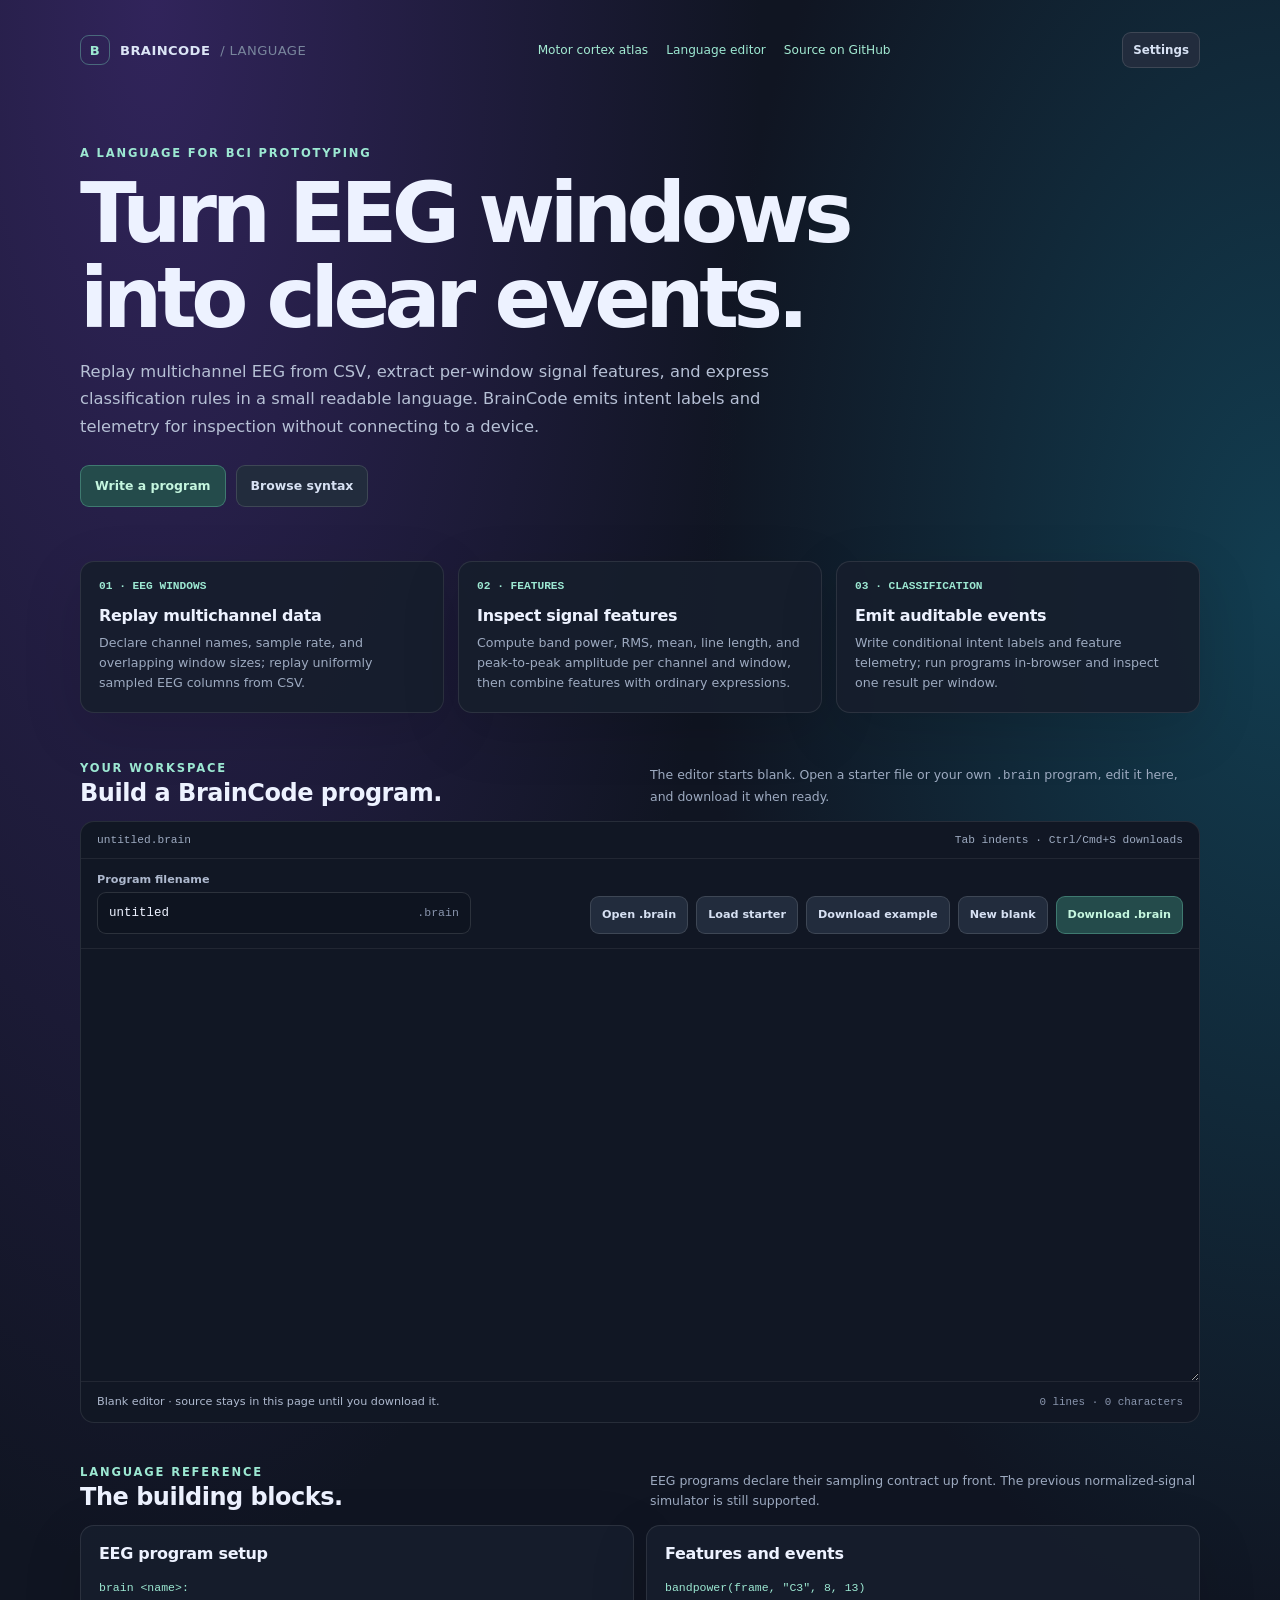
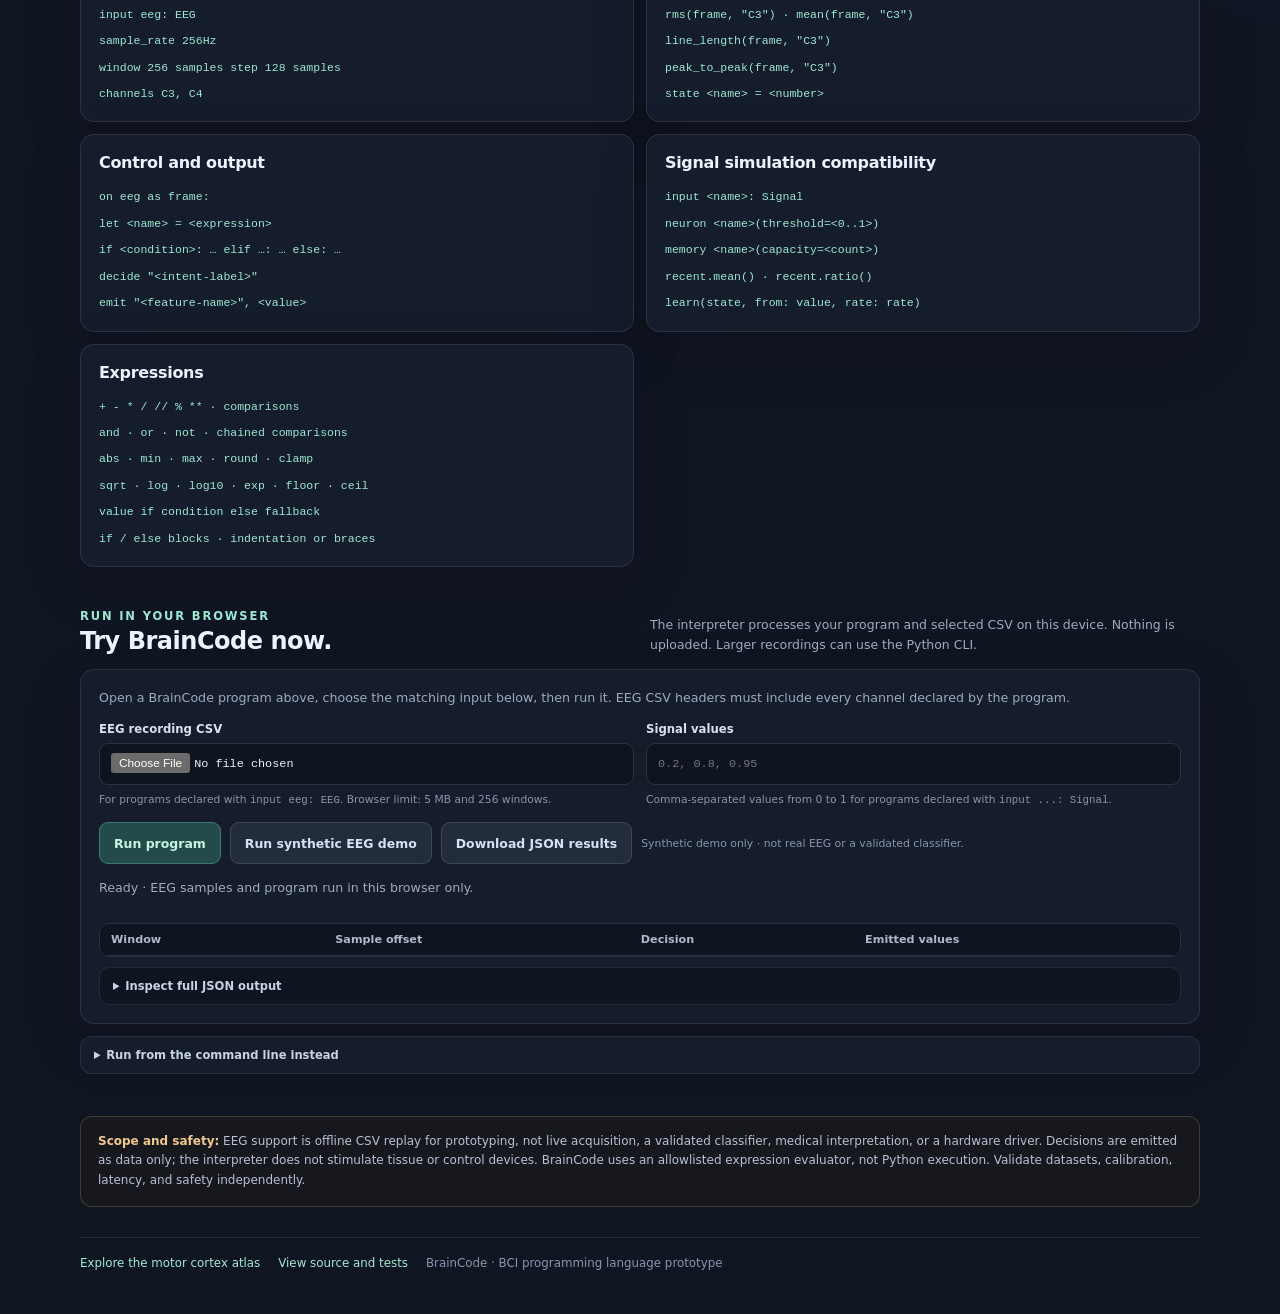
<file: language.html>
<!doctype html>
<html lang="en">
  <head>
    <meta charset="utf-8">
    <meta name="viewport" content="width=device-width, initial-scale=1">
    <meta name="theme-color" content="#101522">
    <meta name="description" content="Explore BrainCode, a language for replaying and prototyping multichannel EEG/BCI signal pipelines.">
    <title>BrainCode Language · BCI Prototyping</title>
    <script>
      try {
        const theme = localStorage.getItem("braincode-theme");
        if (theme === "light" || theme === "dark") document.documentElement.dataset.theme = theme;
      } catch {}
    </script>
    <link rel="stylesheet" href="theme.css">
    <style>
      :root {
        color-scheme: dark;
        font-family: Inter, ui-sans-serif, system-ui, -apple-system, BlinkMacSystemFont, "Segoe UI", sans-serif;
        background: #101522;
        color: #edf2ff;
        font-synthesis: none;
      }

      * { box-sizing: border-box; }
      html { scroll-behavior: smooth; scroll-padding-top: 24px; }
      body {
        min-width: 320px;
        margin: 0;
        background:
          radial-gradient(ellipse at 12% 0%, #31245b 0, transparent 38rem),
          radial-gradient(ellipse at 100% 20%, #123d50 0, transparent 36rem),
          #101522;
      }
      main { width: min(1120px, calc(100% - 40px)); margin: 0 auto; padding: 32px 0 42px; }
      a { color: #a3ead2; text-decoration: none; }
      a:hover { text-decoration: underline; }
      :focus-visible { outline: 2px solid #83e2c2; outline-offset: 3px; }
      .skip-link { position: absolute; z-index: 5; top: 10px; left: 10px; transform: translateY(-160%); border-radius: 8px; padding: 10px 14px; background: #d7fff1; color: #101522; font-size: .8rem; font-weight: 750; }
      .skip-link:focus { transform: translateY(0); }
      .topbar { display: flex; justify-content: space-between; align-items: center; gap: 16px; }
      .brand { display: flex; gap: 10px; align-items: center; color: #dce5f6; font-size: .82rem; font-weight: 750; letter-spacing: .03em; }
      .brand-mark { display: grid; width: 30px; height: 30px; place-items: center; border: 1px solid #79dfbe60; border-radius: 9px; color: #9ce8d2; }
      .nav-links { display: flex; flex-wrap: wrap; gap: 8px 18px; color: #b6c0d5; font-size: .76rem; }
      .nav-links a[aria-current="page"] { color: #9ce8d2; }
      .hero { padding: 78px 0 54px; }
      .eyebrow { color: #9ce8d2; font-size: .72rem; font-weight: 750; letter-spacing: .16em; text-transform: uppercase; }
      h1 { max-width: 800px; margin: 12px 0; font-size: clamp(2.7rem, 7vw, 5.2rem); letter-spacing: -.065em; line-height: 1.02; }
      .intro { max-width: 700px; margin: 16px 0 24px; color: #b6c0d5; font-size: 1.02rem; line-height: 1.7; }
      .hero-actions, .editor-actions { display: flex; flex-wrap: wrap; gap: 10px; }
      .button { display: inline-flex; min-height: 42px; align-items: center; justify-content: center; border: 1px solid #ffffff20; border-radius: 9px; padding: 9px 14px; background: #222c3d; color: #d7e1f3; cursor: pointer; font: 700 .78rem ui-sans-serif, system-ui, sans-serif; text-decoration: none; }
      .button.primary { border-color: #79dfbe50; background: #244b4b; color: #c5f6df; }
      .button:hover { background: #303e53; text-decoration: none; }
      .button.primary:hover { background: #2d5b59; }
      .grid { display: grid; grid-template-columns: repeat(3, minmax(0, 1fr)); gap: 14px; margin: 0 0 48px; }
      .card { min-width: 0; border: 1px solid #ffffff18; border-radius: 14px; padding: 18px; background: #171e2de8; box-shadow: 0 18px 60px #00000020; }
      .card h2, .section-title { margin: 0 0 8px; font-size: 1rem; letter-spacing: -.02em; }
      .card p { margin: 0; color: #9daac0; font-size: .79rem; line-height: 1.6; }
      .feature-number { display: block; margin-bottom: 14px; color: #9ce8d2; font: 700 .7rem ui-monospace, Consolas, monospace; }
      .section { margin: 42px 0; }
      .section-heading { display: flex; justify-content: space-between; align-items: end; gap: 18px; margin-bottom: 14px; }
      .section-heading p { max-width: 550px; margin: 0; color: #9daac0; font-size: .78rem; line-height: 1.6; }
      .section-title { margin: 4px 0 0; font-size: 1.5rem; }
      .code-card { overflow: hidden; border: 1px solid #ffffff18; border-radius: 14px; background: #111724; }
      .code-head { display: flex; justify-content: space-between; gap: 12px; padding: 12px 16px; border-bottom: 1px solid #ffffff12; color: #9daac0; font: .7rem ui-monospace, Consolas, monospace; }
      .editor-toolbar { display: grid; grid-template-columns: minmax(150px, .7fr) minmax(0, 1.3fr); gap: 12px 18px; align-items: end; padding: 14px 16px; border-bottom: 1px solid #ffffff12; }
      .filename-label { display: block; margin-bottom: 6px; color: #aeb9ce; font-size: .7rem; font-weight: 700; }
      .filename-row { display: flex; min-height: 42px; align-items: center; border: 1px solid #ffffff20; border-radius: 9px; background: #0e1420; }
      .filename-row input { width: 100%; min-width: 0; border: 0; outline: 0; padding: 10px 11px; background: transparent; color: #edf2ff; font: .78rem ui-monospace, Consolas, monospace; }
      .filename-row span { padding-right: 11px; color: #8995ad; font: .72rem ui-monospace, Consolas, monospace; }
      .editor-actions { justify-content: flex-end; gap: 8px; }
      .editor-actions .button { min-height: 38px; padding: 8px 11px; font-size: .7rem; }
      .file-button { position: relative; overflow: hidden; }
      .visually-hidden-file { position: absolute; width: 1px; height: 1px; padding: 0; margin: -1px; overflow: hidden; clip: rect(0, 0, 0, 0); white-space: nowrap; border: 0; }
      .file-button:focus-within { outline: 2px solid #83e2c2; outline-offset: 2px; }
      pre { overflow-x: auto; margin: 0; padding: 20px; color: #dbe5f6; font: .78rem/1.8 ui-monospace, SFMono-Regular, Consolas, monospace; tab-size: 2; }
      textarea { display: block; width: 100%; min-height: clamp(320px, 48vh, 620px); resize: vertical; border: 0; padding: 20px; outline: none; background: #111724; color: #dbe5f6; font: .78rem/1.8 ui-monospace, SFMono-Regular, Consolas, monospace; tab-size: 2; }
      textarea:focus-visible { box-shadow: inset 0 0 0 2px #83e2c2; }
      .editor-foot { display: flex; flex-wrap: wrap; justify-content: space-between; align-items: center; gap: 12px; padding: 12px 16px; border-top: 1px solid #ffffff12; }
      .editor-foot p { margin: 0; color: #aeb9ce; font-size: .7rem; line-height: 1.5; }
      .editor-count { color: #8995ad; font: .68rem ui-monospace, Consolas, monospace; }
      .reference-grid { display: grid; grid-template-columns: repeat(2, minmax(0, 1fr)); gap: 12px; }
      .reference { display: grid; gap: 8px; }
      .reference code { color: #9ce8d2; font: .72rem/1.6 ui-monospace, Consolas, monospace; }
      .limit-note { margin: 34px 0 0; border: 1px solid #f0b97035; border-radius: 12px; padding: 15px 17px; background: #231f1b66; color: #b6c0d5; font-size: .75rem; line-height: 1.65; }
      .limit-note strong { color: #f0c98e; }
      .run-card { display: grid; grid-template-columns: minmax(0, 1fr) minmax(280px, .8fr); gap: 22px; align-items: center; }
      .run-card h3 { margin: 0 0 8px; font-size: .92rem; }
      .run-card p, .run-card li { color: #aeb9ce; font-size: .76rem; line-height: 1.65; }
      .run-card p { margin: 0 0 10px; }
      .run-card ol { margin: 0; padding-left: 20px; }
      .run-command { min-width: 0; border: 1px solid #ffffff16; border-radius: 11px; background: #0e1420; }
      .run-command-head { display: flex; flex-wrap: wrap; justify-content: space-between; align-items: center; gap: 8px; padding: 10px 12px; border-bottom: 1px solid #ffffff12; color: #8995ad; font-size: .68rem; }
      .run-command pre { padding: 14px; color: #dbe5f6; font-size: .72rem; line-height: 1.6; }
      .run-command button { min-height: 32px; padding: 6px 9px; font-size: .67rem; }
      .runner-card { display: grid; gap: 14px; }
      .runner-intro { margin: 0; color: #aeb9ce; font-size: .76rem; line-height: 1.6; }
      .runner-inputs { display: grid; grid-template-columns: repeat(2, minmax(0, 1fr)); gap: 12px; }
      .runner-input { display: grid; align-content: start; gap: 7px; color: #d7e1f3; font-size: .73rem; font-weight: 700; }
      .runner-input input { min-width: 0; min-height: 42px; border: 1px solid #ffffff20; border-radius: 9px; padding: 9px 11px; background: #0e1420; color: #edf2ff; font: .74rem ui-monospace, Consolas, monospace; }
      .runner-input input[type="file"] { width: 100%; }
      .runner-input small { color: #8995ad; font-size: .67rem; font-weight: 400; line-height: 1.5; }
      .runner-actions { display: flex; flex-wrap: wrap; align-items: center; gap: 9px; }
      .runner-actions .privacy-note { margin: 0; color: #8995ad; font-size: .68rem; }
      .run-status { min-height: 18px; margin: 0; color: #9ce8d2; font-size: .72rem; line-height: 1.5; }
      .run-status.error { color: #ff9a9a; }
      .run-results { display: grid; gap: 10px; }
      .run-summary { margin: 0; color: #d7e1f3; font-size: .75rem; font-weight: 700; }
      .results-scroll { overflow-x: auto; border: 1px solid #ffffff16; border-radius: 10px; }
      .results-table { width: 100%; border-collapse: collapse; font-size: .7rem; }
      .results-table th, .results-table td { min-width: 80px; padding: 9px 11px; border-bottom: 1px solid #ffffff12; text-align: left; vertical-align: top; }
      .results-table th { background: #0e1420; color: #aeb9ce; font-weight: 700; }
      .results-table td { color: #d7e1f3; font-family: ui-monospace, Consolas, monospace; }
      .results-table td:last-child { min-width: 180px; white-space: pre-wrap; overflow-wrap: anywhere; }
      .results-scroll tr:last-child td { border-bottom: 0; }
      .json-details { border: 1px solid #ffffff16; border-radius: 10px; background: #0e1420; }
      .json-details summary, .cli-details summary { padding: 11px 13px; color: #c8d2e4; cursor: pointer; font-size: .72rem; font-weight: 700; }
      .json-details pre { max-height: 360px; border-top: 1px solid #ffffff12; }
      .cli-details { margin-top: 12px; border: 1px solid #ffffff16; border-radius: 12px; background: #171e2de8; }
      .cli-details[open] summary, .json-details[open] summary { border-bottom: 1px solid #ffffff12; }
      .cli-details .run-card { padding: 16px; }
      footer { display: flex; flex-wrap: wrap; gap: 8px 18px; margin-top: 30px; padding-top: 18px; border-top: 1px solid #ffffff16; color: #8995ad; font-size: .74rem; }
      @media (max-width: 760px) {
        main { width: min(100% - 24px, 620px); padding-top: 20px; }
        .hero { padding: 58px 0 38px; }
        .grid, .reference-grid { grid-template-columns: 1fr; }
        .section-heading { display: block; }
        .section-heading p { margin-top: 8px; }
        .editor-toolbar, .run-card { grid-template-columns: 1fr; }
        .runner-inputs { grid-template-columns: 1fr; }
        .editor-actions { justify-content: flex-start; }
      }
      @media (max-width: 460px) {
        .topbar { align-items: flex-start; flex-direction: column; }
        .nav-links { gap: 8px 14px; }
        .hero { padding-top: 46px; }
        th, td { padding: 10px 8px; font-size: .68rem; }
        pre { padding: 14px; font-size: .7rem; }
      }
      @media (prefers-reduced-motion: reduce) {
        html { scroll-behavior: auto; }
        *, *::before, *::after { transition-duration: .01ms !important; animation-duration: .01ms !important; }
      }
    </style>
  </head>
  <body>
    <main>
      <a class="skip-link" href="#editor">Skip to program editor</a>
      <header class="topbar">
        <a class="brand" href="index.html"><span class="brand-mark" aria-hidden="true">B</span> BRAINCODE <span style="color:#79869d;font-weight:500">/ LANGUAGE</span></a>
        <nav class="nav-links" aria-label="Main navigation">
          <a href="index.html">Motor cortex atlas</a>
          <a href="#editor" aria-current="page">Language editor</a>
          <a href="https://github.com/Git-Copilot/BrainCode">Source on GitHub</a>
        </nav>
        <div id="appearance-settings"></div>
      </header>

      <section class="hero">
        <div class="eyebrow">A language for BCI prototyping</div>
        <h1>Turn EEG windows<br>into clear events.</h1>
        <p class="intro">Replay multichannel EEG from CSV, extract per-window signal features, and express classification rules in a small readable language. BrainCode emits intent labels and telemetry for inspection without connecting to a device.</p>
        <div class="hero-actions">
          <a class="button primary" href="#editor">Write a program</a>
          <a class="button" href="#syntax">Browse syntax</a>
        </div>
      </section>

      <section class="grid" aria-label="Language features">
        <article class="card">
          <span class="feature-number">01 · EEG WINDOWS</span>
          <h2>Replay multichannel data</h2>
          <p>Declare channel names, sample rate, and overlapping window sizes; replay uniformly sampled EEG columns from CSV.</p>
        </article>
        <article class="card">
          <span class="feature-number">02 · FEATURES</span>
          <h2>Inspect signal features</h2>
          <p>Compute band power, RMS, mean, line length, and peak-to-peak amplitude per channel and window, then combine features with ordinary expressions.</p>
        </article>
        <article class="card">
          <span class="feature-number">03 · CLASSIFICATION</span>
          <h2>Emit auditable events</h2>
          <p>Write conditional intent labels and feature telemetry; run programs in-browser and inspect one result per window.</p>
        </article>
      </section>

      <section class="section" id="editor" aria-labelledby="editor-title">
        <div class="section-heading">
          <div>
            <div class="eyebrow">Your workspace</div>
            <h2 class="section-title" id="editor-title">Build a BrainCode program.</h2>
          </div>
          <p>The editor starts blank. Open a starter file or your own <code>.brain</code> program, edit it here, and download it when ready.</p>
        </div>
        <div class="code-card">
          <div class="code-head"><label id="program-file-label" for="program-source">untitled.brain</label><span>Tab indents · Ctrl/Cmd+S downloads</span></div>
          <div class="editor-toolbar">
            <div>
              <label class="filename-label" for="program-name">Program filename</label>
              <div class="filename-row"><input id="program-name" type="text" value="untitled" maxlength="60" autocomplete="off" spellcheck="false"><span>.brain</span></div>
            </div>
            <div class="editor-actions">
              <label class="button file-button">Open .brain<input id="open-program" class="visually-hidden-file" type="file" accept=".brain,text/plain"></label>
              <button class="button" id="load-example" type="button">Load starter</button>
              <a class="button" href="examples/motor_imagery.brain" download="motor_imagery.brain">Download example</a>
              <button class="button" id="clear-program" type="button">New blank</button>
              <button class="button primary" id="download-program" type="button">Download .brain</button>
            </div>
          </div>
          <textarea id="program-source" aria-label="Write your BrainCode program" spellcheck="false" autocapitalize="off" autocomplete="off"></textarea>
          <div class="editor-foot">
            <p id="editor-status" role="status" aria-live="polite">Blank editor · source stays in this page until you download it.</p>
            <span id="editor-count" class="editor-count" aria-hidden="true">0 lines · 0 characters</span>
          </div>
        </div>
      </section>

      <section class="section" id="syntax" aria-labelledby="syntax-title">
        <div class="section-heading">
          <div>
            <div class="eyebrow">Language reference</div>
            <h2 class="section-title" id="syntax-title">The building blocks.</h2>
          </div>
          <p>EEG programs declare their sampling contract up front. The previous normalized-signal simulator is still supported.</p>
        </div>
        <div class="reference-grid">
          <article class="card reference">
            <h2>EEG program setup</h2>
            <code>brain &lt;name&gt;:</code>
            <code>input eeg: EEG</code>
            <code>sample_rate 256Hz</code>
            <code>window 256 samples step 128 samples</code>
            <code>channels C3, C4</code>
          </article>
          <article class="card reference">
            <h2>Features and events</h2>
            <code>bandpower(frame, "C3", 8, 13)</code>
            <code>rms(frame, "C3") · mean(frame, "C3")</code>
            <code>line_length(frame, "C3")</code>
            <code>peak_to_peak(frame, "C3")</code>
            <code>state &lt;name&gt; = &lt;number&gt;</code>
          </article>
          <article class="card reference">
            <h2>Control and output</h2>
            <code>on eeg as frame:</code>
            <code>let &lt;name&gt; = &lt;expression&gt;</code>
            <code>if &lt;condition&gt;: … elif …: … else: …</code>
            <code>decide "&lt;intent-label&gt;"</code>
            <code>emit "&lt;feature-name&gt;", &lt;value&gt;</code>
          </article>
          <article class="card reference">
            <h2>Signal simulation compatibility</h2>
            <code>input &lt;name&gt;: Signal</code>
            <code>neuron &lt;name&gt;(threshold=&lt;0..1&gt;)</code>
            <code>memory &lt;name&gt;(capacity=&lt;count&gt;)</code>
            <code>recent.mean() · recent.ratio()</code>
            <code>learn(state, from: value, rate: rate)</code>
          </article>
          <article class="card reference">
            <h2>Expressions</h2>
            <code>+ - * / // % ** · comparisons</code>
            <code>and · or · not · chained comparisons</code>
            <code>abs · min · max · round · clamp</code>
            <code>sqrt · log · log10 · exp · floor · ceil</code>
            <code>value if condition else fallback</code>
            <code>if / else blocks · indentation or braces</code>
          </article>
        </div>
      </section>

      <section class="section" id="run-it" aria-labelledby="run-title">
        <div class="section-heading">
          <div>
            <div class="eyebrow">Run in your browser</div>
            <h2 class="section-title" id="run-title">Try BrainCode now.</h2>
          </div>
          <p>The interpreter processes your program and selected CSV on this device. Nothing is uploaded. Larger recordings can use the Python CLI.</p>
        </div>
        <div class="card runner-card">
          <p class="runner-intro">Open a BrainCode program above, choose the matching input below, then run it. EEG CSV headers must include every channel declared by the program.</p>
          <div class="runner-inputs">
            <label class="runner-input" for="recording-file">EEG recording CSV
              <input id="recording-file" type="file" accept=".csv,text/csv">
              <small>For programs declared with <code>input eeg: EEG</code>. Browser limit: 5 MB and 256 windows.</small>
            </label>
            <label class="runner-input" for="signal-values">Signal values
              <input id="signal-values" type="text" inputmode="decimal" placeholder="0.2, 0.8, 0.95" autocomplete="off">
              <small>Comma-separated values from 0 to 1 for programs declared with <code>input ...: Signal</code>.</small>
            </label>
          </div>
          <div class="runner-actions">
            <button class="button primary" id="run-program" type="button">Run program</button>
            <button class="button" id="run-demo" type="button">Run synthetic EEG demo</button>
            <button class="button" id="download-results" type="button" hidden>Download JSON results</button>
            <p class="privacy-note">Synthetic demo only · not real EEG or a validated classifier.</p>
          </div>
          <p id="run-status" class="run-status" role="status" aria-live="polite">Ready · EEG samples and program run in this browser only.</p>
          <div id="run-results" class="run-results" hidden>
            <p id="run-summary" class="run-summary"></p>
            <div class="results-scroll">
              <table class="results-table">
                <thead><tr><th scope="col">Window</th><th scope="col">Sample offset</th><th scope="col">Decision</th><th scope="col">Emitted values</th></tr></thead>
                <tbody id="results-body"></tbody>
              </table>
            </div>
            <details class="json-details">
              <summary>Inspect full JSON output</summary>
              <pre><code id="results-json"></code></pre>
            </details>
          </div>
        </div>
        <details class="cli-details">
          <summary>Run from the command line instead</summary>
          <div class="run-card">
            <div>
              <h3>Use the Python interpreter</h3>
              <ol>
                <li>Install Python 3.10 or newer and clone the <a href="https://github.com/Git-Copilot/BrainCode">BrainCode repository</a>.</li>
                <li>Put your downloaded <code>.brain</code> program and EEG CSV in the repository folder.</li>
                <li>Match the CSV headers to the program's <code>channels</code> declaration, then run the command.</li>
              </ol>
              <p>Each JSON record includes its sample offset, intent decision, states, and emitted values.</p>
            </div>
            <div class="run-command">
              <div class="run-command-head"><span>Run from the repository folder</span><button class="button" id="copy-run-command" type="button">Copy command</button></div>
              <pre><code id="run-command">python braincode.py "untitled.brain" --csv "RECORDING.csv" --json</code></pre>
            </div>
          </div>
        </details>
      </section>

      <p class="limit-note"><strong>Scope and safety:</strong> EEG support is offline CSV replay for prototyping, not live acquisition, a validated classifier, medical interpretation, or a hardware driver. Decisions are emitted as data only; the interpreter does not stimulate tissue or control devices. BrainCode uses an allowlisted expression evaluator, not Python execution. Validate datasets, calibration, latency, and safety independently.</p>

      <footer>
        <a href="index.html">Explore the motor cortex atlas</a>
        <a href="https://github.com/Git-Copilot/BrainCode">View source and tests</a>
        <span>BrainCode · BCI programming language prototype</span>
      </footer>
    </main>
    <script src="theme.js"></script>
    <script src="braincode-browser.js"></script>
    <script>
      (() => {
        const editor = document.querySelector("#program-source");
        const status = document.querySelector("#editor-status");
        const fileName = document.querySelector("#program-name");
        const count = document.querySelector("#editor-count");
        const command = document.querySelector("#run-command");
        const downloadButton = document.querySelector("#download-program");
        const openButton = document.querySelector("#open-program");

        function safeFileName() {
          return fileName.value.trim().replace(/[^A-Za-z0-9._-]+/g, "-").replace(/^[.-]+|[.-]+$/g, "") || "untitled";
        }

        function updateEditor() {
          const lines = editor.value ? editor.value.split(/\r\n|\r|\n/).length : 0;
          const outputName = `${safeFileName()}.brain`;
          count.textContent = `${lines} ${lines === 1 ? "line" : "lines"} · ${editor.value.length} characters`;
          document.querySelector("#program-file-label").textContent = outputName;
          command.textContent = `python braincode.py "${outputName}" --csv "RECORDING.csv" --json`;
        }

        function downloadProgram() {
          const source = editor.value;
          if (!source.trim()) {
            status.textContent = "Write or open a BrainCode program before downloading.";
            editor.focus();
            return;
          }
          const blobUrl = URL.createObjectURL(new Blob([source], { type: "text/plain;charset=utf-8" }));
          const link = document.createElement("a");
          link.href = blobUrl;
          link.download = `${safeFileName()}.brain`;
          link.click();
          window.setTimeout(() => URL.revokeObjectURL(blobUrl), 1000);
          status.textContent = `Downloaded ${link.download}.`;
        }

        editor.addEventListener("input", () => {
          updateEditor();
          status.textContent = editor.value.trim()
            ? "Edits are in this page only · download to keep your program."
            : "Blank editor · source stays in this page until you download it.";
        });
        fileName.addEventListener("input", updateEditor);
        editor.addEventListener("keydown", event => {
          if (event.key === "Tab") {
            event.preventDefault();
            const start = editor.selectionStart;
            const end = editor.selectionEnd;
            editor.setRangeText("  ", start, end, "end");
            editor.dispatchEvent(new Event("input", { bubbles: true }));
          } else if ((event.ctrlKey || event.metaKey) && event.key.toLowerCase() === "s") {
            event.preventDefault();
            downloadProgram();
          }
        });

        document.querySelector("#clear-program").addEventListener("click", () => {
          editor.value = "";
          fileName.value = "untitled";
          updateEditor();
          status.textContent = "New blank program ready.";
          editor.focus();
        });
        document.querySelector("#load-example").addEventListener("click", async () => {
          try {
            const response = await fetch("examples/motor_imagery.brain");
            if (!response.ok) throw new Error(`server returned ${response.status}`);
            editor.value = await response.text();
            fileName.value = "motor_imagery";
            updateEditor();
            status.textContent = "Starter loaded. Edit the channel names and thresholds to match your data.";
            editor.focus();
          } catch (error) {
            status.textContent = `Could not load the starter here (${error.message}). Use Download example, then Open .brain.`;
          }
        });
        downloadButton.addEventListener("click", downloadProgram);
        openButton.addEventListener("change", async () => {
          const file = openButton.files?.[0];
          if (!file) return;
          try {
            editor.value = await file.text();
            fileName.value = file.name.replace(/\.brain$/i, "");
            updateEditor();
            status.textContent = `Opened ${file.name}. Choose the matching input below and run it in this browser.`;
            editor.focus();
          } catch (error) {
            status.textContent = `Could not open file: ${error.message}`;
          } finally {
            openButton.value = "";
          }
        });
        document.querySelector("#copy-run-command").addEventListener("click", async event => {
          try {
            await navigator.clipboard.writeText(command.textContent);
            const button = event.currentTarget;
            button.textContent = "Copied";
            status.textContent = "Run command copied. Replace RECORDING.csv with your CSV filename.";
            window.setTimeout(() => { button.textContent = "Copy command"; }, 1600);
          } catch {
            status.textContent = "Clipboard access is unavailable here. Select and copy the command shown.";
          }
        });

        const recordingFile = document.querySelector("#recording-file");
        const signalValues = document.querySelector("#signal-values");
        const runButton = document.querySelector("#run-program");
        const demoButton = document.querySelector("#run-demo");
        const runStatus = document.querySelector("#run-status");
        const runResults = document.querySelector("#run-results");
        const runSummary = document.querySelector("#run-summary");
        const resultRows = document.querySelector("#results-body");
        const resultJson = document.querySelector("#results-json");
        const resultsDownload = document.querySelector("#download-results");
        let lastRun = null;
        const MAX_CSV_BYTES = 5 * 1024 * 1024;

        function setRunStatus(text, isError = false) {
          runStatus.textContent = text;
          runStatus.classList.toggle("error", isError);
        }

        function showRunResult(result, sourceLabel) {
          lastRun = result;
          runSummary.textContent =
            `${result.program} · ${result.results.length} ${result.input_kind === "EEG" ? "window(s)" : "input(s)"} · ${sourceLabel}`;
          resultRows.replaceChildren();
          for (const item of result.results) {
            const row = document.createElement("tr");
            const values = item.outputs
              .filter(output => output.type === "signal")
              .map(output => `${output.label}: ${typeof output.value === "string" ? JSON.stringify(output.value) : String(output.value)}`)
              .join("\n") || "—";
            for (const value of [
              String(item.index + 1),
              item.sample_offset === undefined ? "—" : String(item.sample_offset),
              item.decision || "—",
              values,
            ]) {
              const cell = document.createElement("td");
              cell.textContent = value;
              row.append(cell);
            }
            resultRows.append(row);
          }
          resultJson.textContent = JSON.stringify(result, null, 2);
          runResults.hidden = false;
          resultsDownload.hidden = false;
          setRunStatus("Run complete · results were generated in this browser and were not uploaded.");
        }

        function clearRunResult() {
          lastRun = null;
          runResults.hidden = true;
          resultsDownload.hidden = true;
        }

        async function runCurrentProgram() {
          clearRunResult();
          runButton.disabled = true;
          setRunStatus("Running BrainCode in this browser…");
          await new Promise(resolve => window.setTimeout(resolve, 0));
          try {
            const program = BrainCodeBrowser.parseProgram(editor.value);
            let result;
            let inputLabel;
            if (program.inputKind === "EEG") {
              const file = recordingFile.files?.[0];
              if (!file) {
                recordingFile.focus();
                throw new Error("Choose an EEG CSV file for this EEG program.");
              }
              if (file.size > MAX_CSV_BYTES) {
                throw new Error("CSV exceeds the browser runner's 5 MB limit. Use the Python CLI for larger recordings.");
              }
              result = BrainCodeBrowser.runProgram(editor.value, { csvText: await file.text() });
              inputLabel = file.name;
            } else {
              const raw = signalValues.value.trim();
              if (!raw) {
                signalValues.focus();
                throw new Error("Enter comma-separated signal values from 0 to 1 for this Signal program.");
              }
              const tokens = raw.split(",");
              if (tokens.some(token => !token.trim())) {
                throw new Error("Signal values must be comma-separated numbers from 0 to 1.");
              }
              result = BrainCodeBrowser.runProgram(editor.value, {
                signals: tokens.map(token => Number(token.trim())),
              });
              inputLabel = "Signal values";
            }
            showRunResult(result, inputLabel);
          } catch (error) {
            setRunStatus(error.message || "BrainCode could not run this program.", true);
          } finally {
            runButton.disabled = false;
          }
        }

        async function runSyntheticDemo() {
          clearRunResult();
          demoButton.disabled = true;
          setRunStatus("Preparing a clearly labeled synthetic EEG demo…");
          await new Promise(resolve => window.setTimeout(resolve, 0));
          try {
            const response = await fetch("examples/motor_imagery.brain");
            if (!response.ok) throw new Error(`could not load the bundled example (${response.status})`);
            const source = await response.text();
            const eegSamples = { C3: [], C4: [] };
            for (let index = 0; index < 512; index += 1) {
              eegSamples.C3.push(10 * Math.sin(2 * Math.PI * 10 * index / 256));
              eegSamples.C4.push(10 * Math.sin(2 * Math.PI * 20 * index / 256));
            }
            const result = BrainCodeBrowser.runProgram(source, { eegSamples });
            showRunResult(result, "synthetic 10 Hz / 20 Hz signals · not real EEG");
          } catch (error) {
            setRunStatus(`${error.message || "The synthetic demo could not run."} Use the deployed page or choose your own files.`, true);
          } finally {
            demoButton.disabled = false;
          }
        }

        runButton.addEventListener("click", runCurrentProgram);
        demoButton.addEventListener("click", runSyntheticDemo);
        recordingFile.addEventListener("change", () => {
          const file = recordingFile.files?.[0];
          if (file) setRunStatus(`Selected ${file.name} · this file stays in your browser.`);
        });
        resultsDownload.addEventListener("click", () => {
          if (!lastRun) return;
          const blobUrl = URL.createObjectURL(new Blob(
            [JSON.stringify(lastRun, null, 2)],
            { type: "application/json;charset=utf-8" },
          ));
          const link = document.createElement("a");
          link.href = blobUrl;
          link.download = `${safeFileName()}-results.json`;
          link.click();
          window.setTimeout(() => URL.revokeObjectURL(blobUrl), 1000);
        });
        updateEditor();
      })();
    </script>
  </body>
</html>
</file>
<file: theme.css>
.appearance-settings {
  position: relative;
  color: inherit;
  font-size: .74rem;
}

.appearance-settings summary {
  min-height: 36px;
  display: inline-flex;
  align-items: center;
  border: 1px solid #ffffff20;
  border-radius: 9px;
  padding: 7px 10px;
  background: #222c3d;
  color: #d7e1f3;
  cursor: pointer;
  font-weight: 700;
  list-style: none;
}

.appearance-settings summary::-webkit-details-marker { display: none; }
.appearance-settings[open] summary { border-color: #79dfbe70; }

.appearance-panel {
  position: absolute;
  z-index: 10;
  top: calc(100% + 8px);
  right: 0;
  display: grid;
  min-width: 190px;
  gap: 8px;
  border: 1px solid #ffffff20;
  border-radius: 10px;
  padding: 12px;
  background: #171e2d;
  box-shadow: 0 12px 32px #00000040;
}

.appearance-panel label {
  color: #aeb9ce;
  font-size: .7rem;
  font-weight: 650;
}

.appearance-panel select {
  width: 100%;
  min-height: 38px;
  border: 1px solid #ffffff20;
  border-radius: 8px;
  padding: 7px 9px;
  background: #111724;
  color: #edf2ff;
  font: inherit;
}

.appearance-settings select:focus-visible,
.appearance-settings summary:focus-visible {
  outline: 2px solid #83e2c2;
  outline-offset: 3px;
}

:root[data-theme="light"] {
  color-scheme: light;
  background: #f3f6fb;
  color: #1c2738;
}

:root[data-theme="light"] body {
  background: radial-gradient(ellipse at 12% 0%, #e5e9fb 0, transparent 38rem),
    radial-gradient(ellipse at 100% 20%, #e0f2f0 0, transparent 36rem), #f3f6fb;
}

:root[data-theme="light"] a { color: #176b58; }
:root[data-theme="light"] .skip-link { background: #176b58; color: #fff; }
:root[data-theme="light"] .brand,
:root[data-theme="light"] .card,
:root[data-theme="light"] .command-title,
:root[data-theme="light"] .selected-name,
:root[data-theme="light"] .run-summary { color: #1c2738; }
:root[data-theme="light"] .nav-links,
:root[data-theme="light"] .intro,
:root[data-theme="light"] .section-heading p,
:root[data-theme="light"] .card p,
:root[data-theme="light"] .dataset-label,
:root[data-theme="light"] .surface-caption,
:root[data-theme="light"] .brain-footer,
:root[data-theme="light"] .gene-meta,
:root[data-theme="light"] .selected-copy,
:root[data-theme="light"] .notice,
:root[data-theme="light"] .editor-foot p,
:root[data-theme="light"] .runner-intro,
:root[data-theme="light"] .run-card p,
:root[data-theme="light"] .run-card li,
:root[data-theme="light"] footer { color: #526176; }

:root[data-theme="light"] .nav-links a[aria-current="page"],
:root[data-theme="light"] .language-link,
:root[data-theme="light"] .eyebrow,
:root[data-theme="light"] .feature-number,
:root[data-theme="light"] .reference code,
:root[data-theme="light"] .value,
:root[data-theme="light"] .selected-name span,
:root[data-theme="light"] .message,
:root[data-theme="light"] .command-status,
:root[data-theme="light"] .run-status { color: #176b58; }

:root[data-theme="light"] .card,
:root[data-theme="light"] .code-card,
:root[data-theme="light"] .cli-details,
:root[data-theme="light"] .map-details,
:root[data-theme="light"] .command-panel,
:root[data-theme="light"] .selected-region,
:root[data-theme="light"] .appearance-panel {
  border-color: #d6deea;
  background-color: #fff;
  box-shadow: 0 12px 36px #26375212;
}

:root[data-theme="light"] .code-head,
:root[data-theme="light"] .editor-toolbar,
:root[data-theme="light"] .editor-foot,
:root[data-theme="light"] footer { border-color: #d6deea; }

:root[data-theme="light"] .filename-row,
:root[data-theme="light"] .run-command,
:root[data-theme="light"] .runner-input input,
:root[data-theme="light"] .results-table th,
:root[data-theme="light"] .json-details,
:root[data-theme="light"] .appearance-panel select,
:root[data-theme="light"] .map-details {
  border-color: #cbd5e1;
  background: #f5f7fb;
  color: #1c2738;
}

:root[data-theme="light"] .filename-row input,
:root[data-theme="light"] .runner-input,
:root[data-theme="light"] .results-table td,
:root[data-theme="light"] .run-command pre,
:root[data-theme="light"] pre,
:root[data-theme="light"] textarea { color: #253247; }

:root[data-theme="light"] textarea,
:root[data-theme="light"] .results-table th,
:root[data-theme="light"] .appearance-panel select { background: #f5f7fb; }

:root[data-theme="light"] .button,
:root[data-theme="light"] button,
:root[data-theme="light"] .file-button,
:root[data-theme="light"] .appearance-settings summary {
  border-color: #cbd5e1;
  background: #e8edf5;
  color: #253247;
}

:root[data-theme="light"] .button:hover,
:root[data-theme="light"] button:hover,
:root[data-theme="light"] .file-button:hover,
:root[data-theme="light"] .appearance-settings summary:hover { background: #dce5ef; }

:root[data-theme="light"] .button.primary,
:root[data-theme="light"] .command-form button {
  border-color: #6ca994;
  background: #d9eee6;
  color: #174f42;
}

:root[data-theme="light"] .button.primary:hover,
:root[data-theme="light"] .command-form button:hover { background: #c7e5d9; }

:root[data-theme="light"] .limit-note { border-color: #e4c78d; background: #fff9eb; color: #5d4c2b; }
:root[data-theme="light"] .limit-note strong,
:root[data-theme="light"] .notice strong { color: #77551a; }
:root[data-theme="light"] .surface-view-wrap,
:root[data-theme="light"] .brain-svg { background: radial-gradient(ellipse at 48% 45%, #e8edf4 0, #dce3ed 73%); }
:root[data-theme="light"] .surface-status { color: #253247; text-shadow: 0 1px 5px #fff; }
:root[data-theme="light"] .brain-label,
:root[data-theme="light"] .small-label { fill: #39495f; }
:root[data-theme="light"] .brain-outline { stroke: #53647b; }
:root[data-theme="light"] .brain-fold { stroke: #65768c; }
:root[data-theme="light"] .region-zone { fill: #bdc9d8; stroke: #53647b; }
:root[data-theme="light"] .region-zone.active { fill: #7aa99e; stroke: #174f42; }
:root[data-theme="light"] .brain-label.active { fill: #174f42; }
:root[data-theme="light"] .network-link { stroke: #52647a; }
:root[data-theme="light"] .network-node { stroke: #174f42; }
:root[data-theme="light"] .region-hit:focus-visible { stroke: #176b58; }
:root[data-theme="light"] .status-tag { border-color: #70a996; color: #176b58; }
:root[data-theme="light"] .run-status.error,
:root[data-theme="light"] .message.error,
:root[data-theme="light"] .command-status.error { color: #b42332; }
:root[data-theme="light"] .runner-input small,
:root[data-theme="light"] .runner-actions .privacy-note,
:root[data-theme="light"] .editor-count,
:root[data-theme="light"] .filename-row span,
:root[data-theme="light"] .run-command-head { color: #64748b; }
:root[data-theme="light"] .results-table th,
:root[data-theme="light"] .results-table td,
:root[data-theme="light"] .run-command-head,
:root[data-theme="light"] .json-details pre { border-color: #d6deea; }
:root[data-theme="light"] .map-details summary,
:root[data-theme="light"] .json-details summary,
:root[data-theme="light"] .cli-details summary { color: #253247; }

@media (max-width: 560px) {
  .appearance-settings { margin-left: auto; }
}
</file>
